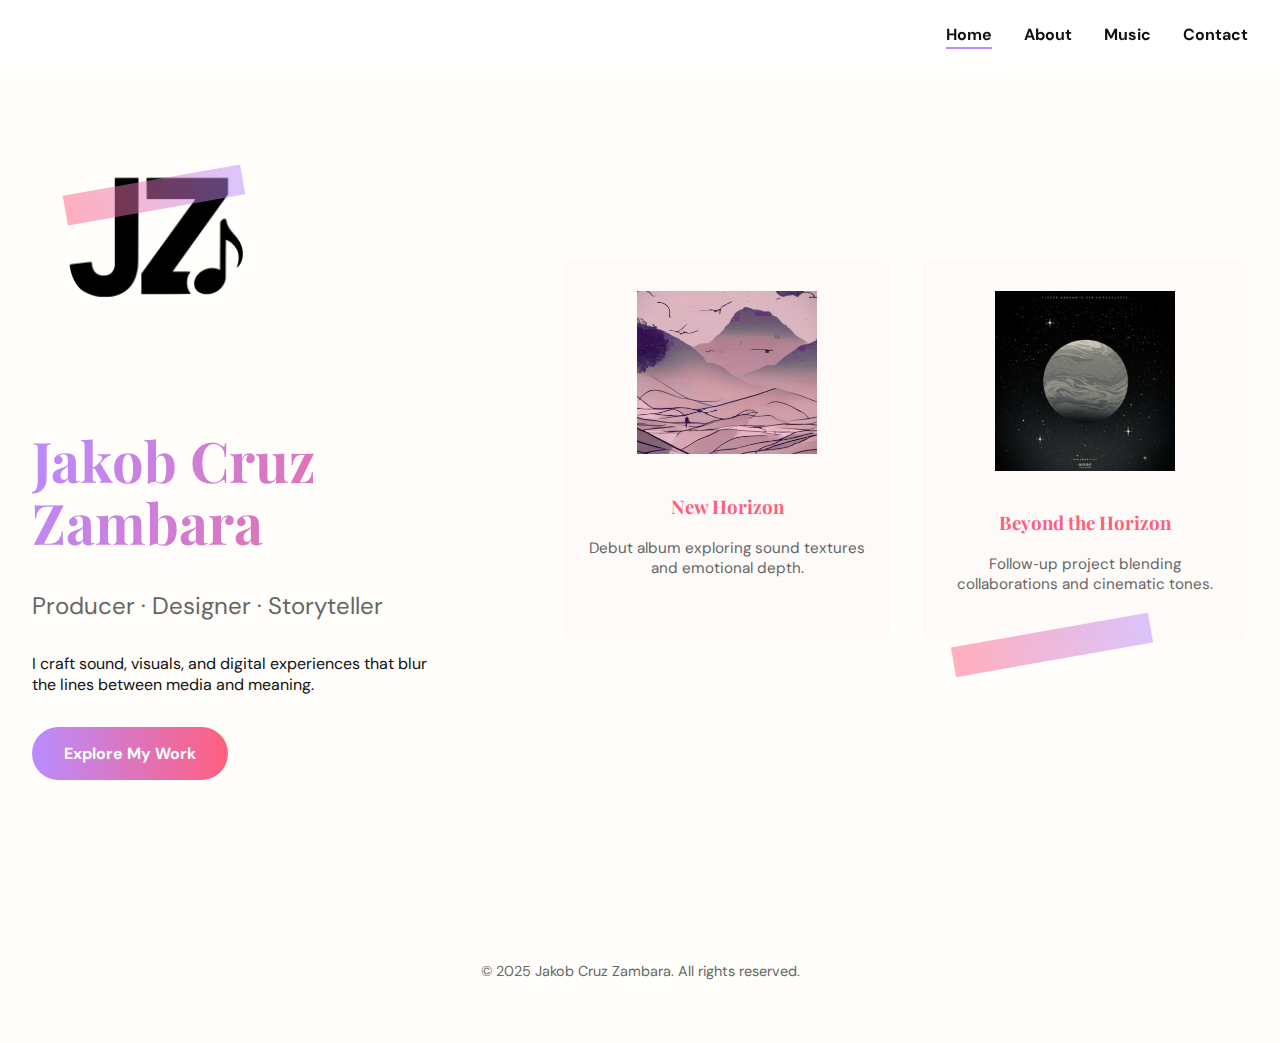
<file: index.html>
<!DOCTYPE html>
<html lang="en">
<head>
<meta charset="UTF-8">
<meta name="viewport" content="width=device-width, initial-scale=1.0">
<title>Jakob’s Portfolio | Home</title>
<link href="https://fonts.googleapis.com/css2?family=DM+Sans:wght@400;700&family=Playfair+Display:wght@700&display=swap" rel="stylesheet">
<style>
:root {
  --bg:#fffefb;
  --text:#111;
  --accent:#b98cff;
  --accent2:#ff5f7e;
  --muted:#666;
}

/* Base */
*, *::before, *::after { box-sizing:border-box; }
body, html { margin:0; padding:0; font-family:'DM Sans', sans-serif; background:var(--bg); color:var(--text); overflow-x:hidden; }
a { text-decoration:none; color:inherit; }

/* Navigation */
nav { display:flex; justify-content:flex-end; padding:1.5rem 2rem; position:fixed; width:100%; top:0; background:rgba(255,255,255,0.95); z-index:100; }
nav a { margin-left:2rem; font-weight:700; position:relative; }
nav a::after { content:''; position:absolute; bottom:-4px; left:0; width:0%; height:2px; background:var(--accent); transition:width 0.3s ease; }
nav a:hover::after, nav a.active::after { width:100%; }

/* Hero */
.hero { display:flex; align-items:center; justify-content:space-between; height:100vh; padding:0 2rem; gap:2rem; position:relative; overflow:hidden; background:#fffefb url('https://www.transparenttextures.com/patterns/paper-fibers.png') repeat; }

.hero-left { flex:1; max-width:500px; position:relative; }
.hero-left img { width:100%; max-width:250px; margin-bottom:1rem; }
.hero-left h1 { font-family:'Playfair Display', serif; font-size:3.5rem; line-height:1.1; position:relative; }
.hero-left h1 span { background:linear-gradient(120deg,var(--accent),var(--accent2)); -webkit-background-clip:text; color:transparent; animation:highlight 3s infinite alternate; display:inline-block; }
.hero-left h2 { font-size:1.5rem; font-weight:400; color:var(--muted); margin:0.5rem 0 2rem; }
.hero-left p { font-size:1rem; max-width:400px; margin-bottom:2rem; }
.cta-button { display:inline-block; padding:1rem 2rem; background:linear-gradient(90deg,var(--accent),var(--accent2)); color:#fff; border-radius:50px; font-weight:700; transition:transform 0.3s ease; }
.cta-button:hover { transform:scale(1.05) rotate(-1deg); }

/* Hero Right Cards */
.hero-right { flex:1; display:grid; grid-template-columns:1fr 1fr; gap:2rem; position:relative; }
.hero-card { background:rgba(253,250,246,0.9); border-radius:12px; overflow:hidden; text-align:center; padding:2rem 1rem; transition:transform 0.3s ease, box-shadow 0.3s ease; opacity:0; transform:translateY(50px); position:relative; background-image: url('https://www.transparenttextures.com/patterns/paper-fibers.png'); }
.hero-card img { width:100%; height:auto; max-width:180px; margin:0 auto 1rem; }
.hero-card h3 { color:var(--accent2); font-family:'Playfair Display', serif; }
.hero-card p { color:var(--muted); font-size:0.95rem; }
.hero-card.visible { opacity:1; transform:translateY(0); }

/* Floating shapes */
.floating-shape { position:absolute; border-radius:50%; opacity:0.12; filter:blur(50px); width:150px; height:150px; animation:float 15s infinite alternate ease-in-out; }
.floating-shape:nth-child(1){ top:10%; left:15%; background:var(--accent); }
.floating-shape:nth-child(2){ bottom:20%; right:10%; background:var(--accent2); width:120px; height:120px; }
.floating-shape:nth-child(3){ top:50%; left:50%; background:var(--accent); width:100px; height:100px; }

@keyframes float { 0% { transform:translate(0,0) rotate(0deg); } 100% { transform:translate(30px,-50px) rotate(15deg); } }
@keyframes highlight { 0% { background-position:0% 50%; } 100% { background-position:100% 50%; } }

/* Craftbook visuals */
.paint-stripe { position:absolute; width:200px; height:30px; background:linear-gradient(90deg,var(--accent2),var(--accent)); transform:rotate(-10deg); opacity:0.5; z-index:5; }
.music-note { position:absolute; font-size:2rem; color:var(--accent); opacity:0.6; animation:floatNote 4s infinite ease-in-out alternate; }
@keyframes floatNote { 0%{ transform:translateY(0) rotate(0deg); } 100%{ transform:translateY(-15px) rotate(10deg); } }

/* Sketchy doodles overlay */
.doodle { position:absolute; width:50px; height:50px; border:2px dashed var(--accent2); border-radius:50%; transform:rotate(15deg); opacity:0.3; animation:floatDoodle 6s infinite alternate ease-in-out; }
@keyframes floatDoodle { 0%{ transform:translate(0,0) rotate(0deg);} 100%{ transform:translate(10px,-10px) rotate(15deg);} }

/* Footer */
footer { text-align:center; padding:3rem 1rem; color:var(--muted); font-size:0.9rem; }

/* Responsive */
@media(max-width:900px){ .hero { flex-direction:column; padding:2rem; } .hero-right { grid-template-columns:1fr; margin-top:2rem; } }
</style>
</head>
<body>

<nav>
  <a href="index.html" class="active">Home</a>
  <a href="about.html">About</a>
  <a href="music.html">Music</a>
  <a href="contact.html">Contact</a>
</nav>

<!-- Floating shapes -->
<div class="floating-shape"></div>
<div class="floating-shape"></div>
<div class="floating-shape"></div>

<!-- Paint stripes -->
<div class="paint-stripe" style="top:20%; left:5%; width:180px;"></div>
<div class="paint-stripe" style="top:70%; right:10%; width:200px;"></div>

<!-- Music notes -->
<div class="music-note" style="top:40%; left:30%;">🎵</div>
<div class="music-note" style="top:60%; right:25%;">🎶</div>
<div class="music-note" style="top:25%; left:60%;">🎵</div>

<!-- Doodles -->
<div class="doodle" style="top:30%; left:20%;"></div>
<div class="doodle" style="top:50%; right:15%;"></div>
<div class="doodle" style="top:75%; left:60%;"></div>

<section class="hero">
  <div class="hero-left">
    <img src="jzlogo.png" alt="Jakob Logo">
    <h1><span>Jakob Cruz Zambara</span></h1>
    <h2>Producer · Designer · Storyteller</h2>
    <p>I craft sound, visuals, and digital experiences that blur the lines between media and meaning.</p>
    <a href="about.html" class="cta-button">Explore My Work</a>
  </div>
  <div class="hero-right">
    <div class="hero-card">
      <img src="Album1.jpg" alt="Album 1 Cover">
      <h3>New Horizon</h3>
      <p>Debut album exploring sound textures and emotional depth.</p>
    </div>
    <div class="hero-card">
      <img src="Album2.jpg" alt="Album 2 Cover">
      <h3>Beyond the Horizon</h3>
      <p>Follow‑up project blending collaborations and cinematic tones.</p>
    </div>
  </div>
</section>

<footer>
  <p>&copy; 2025 Jakob Cruz Zambara. All rights reserved.</p>
</footer>

<script>
  // Animate hero cards on scroll
  const cards = document.querySelectorAll('.hero-card');
  const observer = new IntersectionObserver(entries => {
    entries.forEach(entry => {
      if(entry.isIntersecting) entry.target.classList.add('visible');
    });
  }, {threshold:0.3});
  cards.forEach(card => observer.observe(card));

  // Floating shapes follow mouse slightly
  document.addEventListener('mousemove', e => {
    document.querySelectorAll('.floating-shape').forEach((shape, i) => {
      shape.style.transform = `translate(${e.pageX/(150+i)}px, ${e.pageY/(150+i)}px)`;
    });
  });
</script>

</body>
</html>
</file>
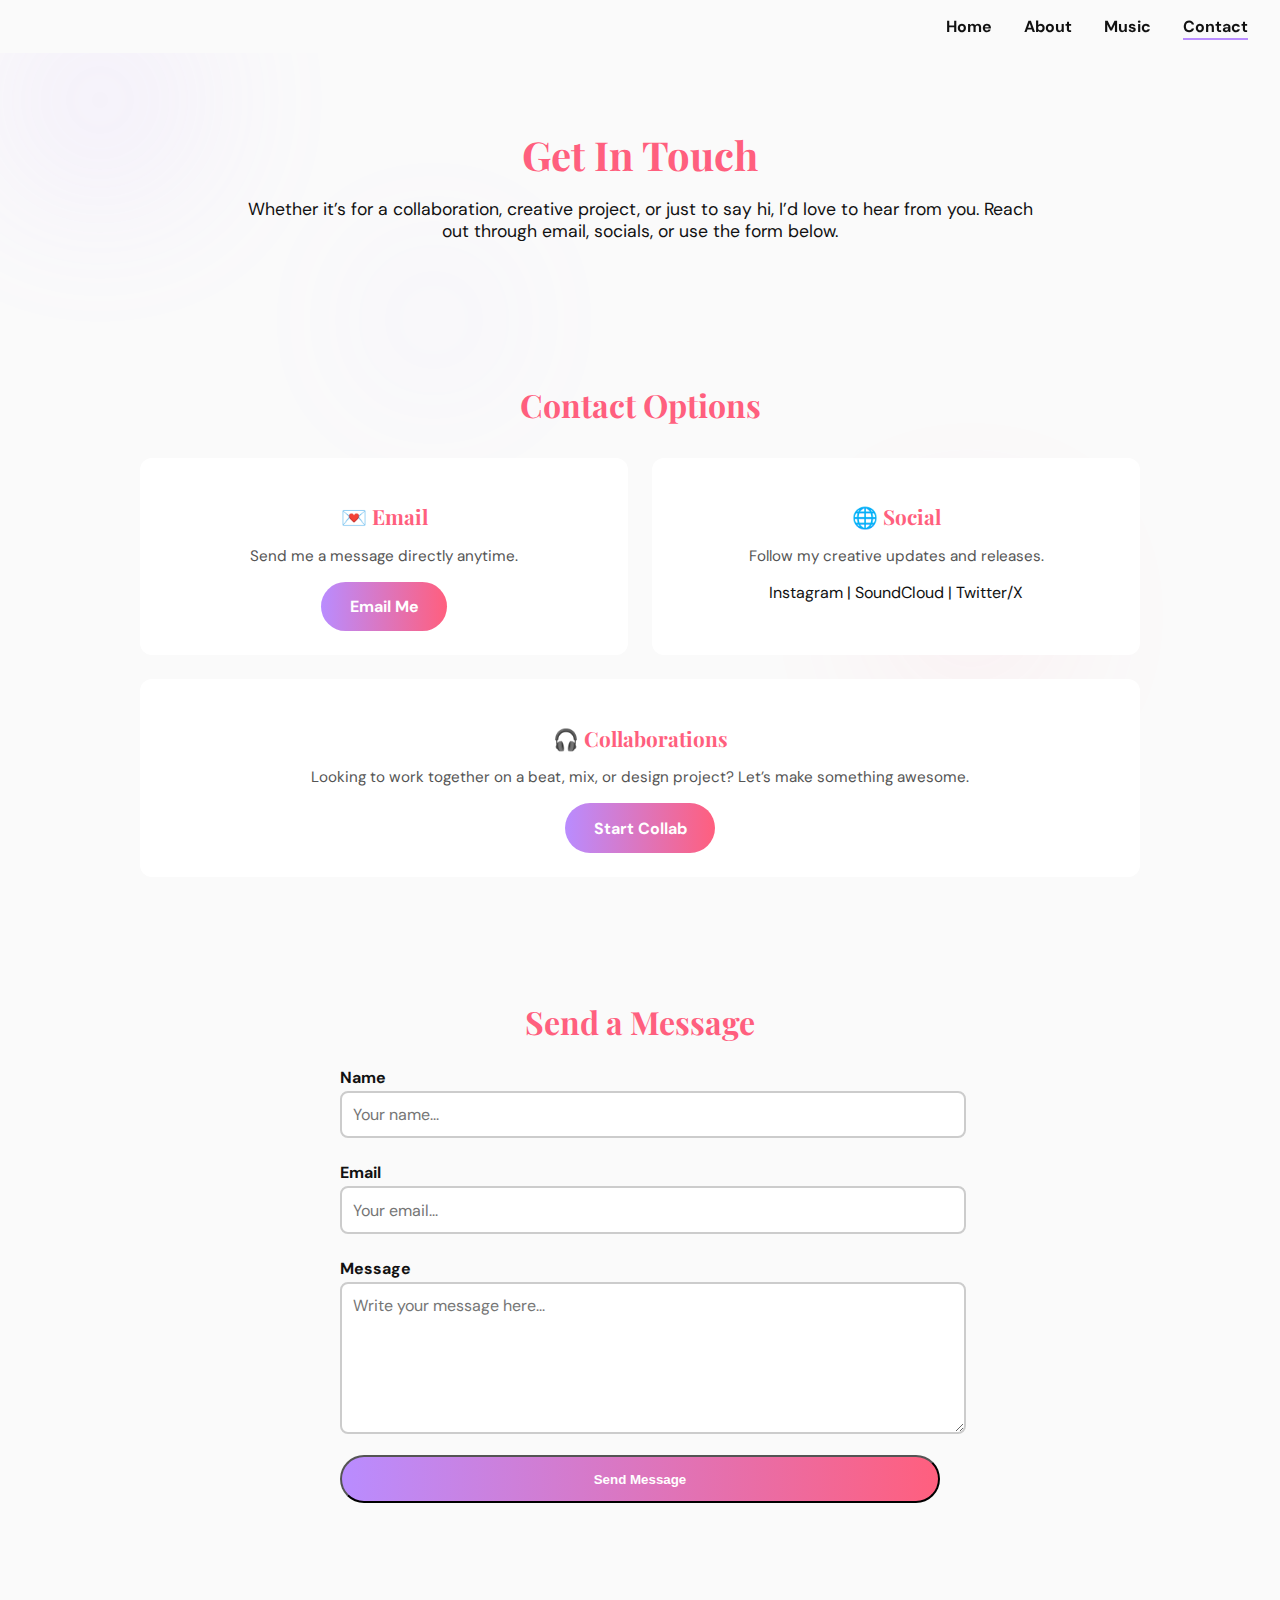
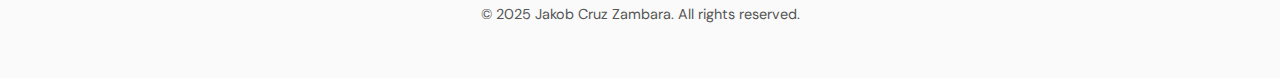
<file: contact.html>
<!DOCTYPE html>
<html lang="en">
<head>
<meta charset="UTF-8">
<meta name="viewport" content="width=device-width, initial-scale=1.0">
<title>Contact | Jakob's Portfolio</title>
<link href="https://fonts.googleapis.com/css2?family=DM+Sans:wght@400;700&family=Playfair+Display:wght@700&display=swap" rel="stylesheet">
<style>
:root {
  --bg:#fafafa; 
  --text:#111; 
  --accent:#b98cff; 
  --accent2:#ff5f7e; 
  --muted:#555;
}

/* Base */
body, html { 
  margin:0; 
  padding:0; 
  font-family:'DM Sans', sans-serif; 
  background:var(--bg) url('https://www.transparenttextures.com/patterns/paper-fibers.png') repeat; 
  color:var(--text); 
  overflow-x:hidden; 
}
a { text-decoration:none; color:inherit; }

/* Navigation */
nav { display:flex; justify-content:flex-end; padding:1rem 2rem; position:sticky; top:0; background:rgba(250,250,250,0.95); backdrop-filter:blur(10px); z-index:10; }
nav a { margin-left:2rem; font-weight:700; position:relative; }
nav a::after { content:''; position:absolute; bottom:-3px; left:0; width:0; height:2px; background:var(--accent); transition:width 0.3s ease; }
nav a:hover::after, nav a.active::after { width:100%; }

/* Floating Shapes */
.floating-shape { position:absolute; border-radius:50%; background:var(--accent); opacity:0.12; filter:blur(80px); width:200px; height:200px; animation:float 15s infinite alternate ease-in-out; }
.floating-shape:nth-child(2){ width:150px;height:150px; top:60%; left:70%; background:var(--accent2);}
.floating-shape:nth-child(3){ width:100px;height:100px; top:30%; left:30%; background:var(--accent);}
@keyframes float { 0%{ transform:translate(0,0);} 100%{ transform:translate(30px,-50px);} }

/* Intro Section */
.contact-intro { text-align:center; padding:3rem 2rem; max-width:800px; margin:0 auto; opacity:0; transform:translateY(20px); transition:opacity 0.6s ease, transform 0.6s ease; }
.contact-intro h1 { font-family:'Playfair Display', serif; font-size:2.5rem; margin-bottom:1rem; color:var(--accent2); }
.contact-intro p { font-size:1.1rem; color:var(--text); }

/* CTA Button */
.cta-button { display:inline-block; padding:0.9rem 1.8rem; border-radius:50px; background:linear-gradient(90deg,var(--accent),var(--accent2)); color:#fff; font-weight:700; transition:transform 0.2s ease; cursor:pointer; }
.cta-button:hover { transform:scale(1.05); }
.cta-button:active { transform:scale(0.95); } /* click animation */

/* Contact Info Section */
.contact-section { padding:3rem 2rem; max-width:1000px; margin:0 auto; text-align:center; }
.contact-section h2 { font-family:'Playfair Display', serif; font-size:2rem; margin-bottom:2rem; color:var(--accent2); opacity:0; transform:translateY(20px); transition:opacity 0.6s ease 0.2s, transform 0.6s ease 0.2s; }
.contact-grid { display:flex; flex-wrap:wrap; justify-content:center; gap:1.5rem; }
.skill-card { flex:1 1 300px; background:#fff; border-radius:12px; padding:1.5rem; transform:rotate(-0.5deg) translateY(20px); opacity:0; transition:transform 0.6s ease, opacity 0.6s ease, box-shadow 0.3s ease; }
.skill-card:hover { transform:translateY(-8px) rotate(0deg); box-shadow:0 15px 30px rgba(0,0,0,0.1); }
.skill-card h3 { font-family:'Playfair Display', serif; font-size:1.3rem; color:var(--accent2); margin-bottom:0.5rem; }
.skill-card p { font-size:0.95rem; color:var(--muted); margin-bottom:1rem; }

/* Contact Form Section */
.contact-form-section { padding:3rem 2rem; max-width:600px; margin:0 auto; opacity:0; transform:translateY(20px); transition:opacity 0.6s ease, transform 0.6s ease; }
.contact-form-section h2 { font-family:'Playfair Display', serif; font-size:2rem; margin-bottom:1.5rem; color:var(--accent2); text-align:center; }
.contact-form label { display:block; margin:0.5rem 0 0.2rem; font-weight:700; }
.contact-form input, .contact-form textarea { width:100%; padding:0.7rem; margin-bottom:1rem; border:2px solid #ccc; border-radius:8px; font-family:'DM Sans', sans-serif; font-size:1rem; }
.contact-form textarea { resize:vertical; }
.contact-form button { width:100%; }

/* Footer */
footer { text-align:center; padding:2.5rem 1rem; color:var(--muted); font-size:0.9rem; }

/* Responsive */
@media(max-width:900px){ .contact-grid { flex-direction:column; } }
</style>
</head>
<body>

<!-- Floating Shapes -->
<div class="floating-shape"></div>
<div class="floating-shape"></div>
<div class="floating-shape"></div>

<!-- Navigation -->
<nav>
  <a href="index.html">Home</a>
  <a href="about.html">About</a>
  <a href="music.html">Music</a>
  <a href="contact.html" class="active">Contact</a>
</nav>

<!-- Intro Section -->
<section class="contact-intro">
  <h1>Get In Touch</h1>
  <p>Whether it’s for a collaboration, creative project, or just to say hi, I’d love to hear from you. Reach out through email, socials, or use the form below.</p>
</section>

<!-- Contact Info -->
<section class="contact-section">
  <h2>Contact Options</h2>
  <div class="contact-grid">

    <div class="skill-card">
      <h3>💌 Email</h3>
      <p>Send me a message directly anytime.</p>
      <a href="mailto:jakob.jcz.cruz@gmail.com" class="cta-button">Email Me</a>
    </div>

    <div class="skill-card">
      <h3>🌐 Social</h3>
      <p>Follow my creative updates and releases.</p>
      <div class="social-links">
        <a href="https://instagram.com" target="_blank">Instagram</a> |
        <a href="https://soundcloud.com" target="_blank">SoundCloud</a> |
        <a href="https://twitter.com" target="_blank">Twitter/X</a>
      </div>
    </div>

    <div class="skill-card">
      <h3>🎧 Collaborations</h3>
      <p>Looking to work together on a beat, mix, or design project? Let’s make something awesome.</p>
      <a href="#contact-form" class="cta-button">Start Collab</a>
    </div>

  </div>
</section>

<!-- Contact Form -->
<section id="contact-form" class="contact-form-section">
  <h2>Send a Message</h2>
  <form action="#" method="POST" class="contact-form">
    <label for="name">Name</label>
    <input type="text" id="name" name="name" required placeholder="Your name..." />

    <label for="email">Email</label>
    <input type="email" id="email" name="email" required placeholder="Your email..." />

    <label for="message">Message</label>
    <textarea id="message" name="message" rows="6" required placeholder="Write your message here..."></textarea>

    <button type="submit" class="cta-button">Send Message</button>
  </form>
</section>

<footer>
  <p>&copy; 2025 Jakob Cruz Zambara. All rights reserved.</p>
</footer>

<script>
// Animate sections on load
window.addEventListener('load', () => {
  document.querySelector('.contact-intro').style.opacity = '1';
  document.querySelector('.contact-intro').style.transform = 'translateY(0)';

  const h2 = document.querySelector('.contact-section h2');
  h2.style.opacity = '1';
  h2.style.transform = 'translateY(0)';

  const cards = document.querySelectorAll('.skill-card');
  cards.forEach((card, i) => {
    setTimeout(() => {
      card.style.opacity = '1';
      card.style.transform = 'translateY(0) rotate(0deg)';
    }, i * 150);
  });

  const formSection = document.querySelector('.contact-form-section');
  setTimeout(() => {
    formSection.style.opacity = '1';
    formSection.style.transform = 'translateY(0)';
  }, 500);
});
</script>

</body>
</html>
</file>
